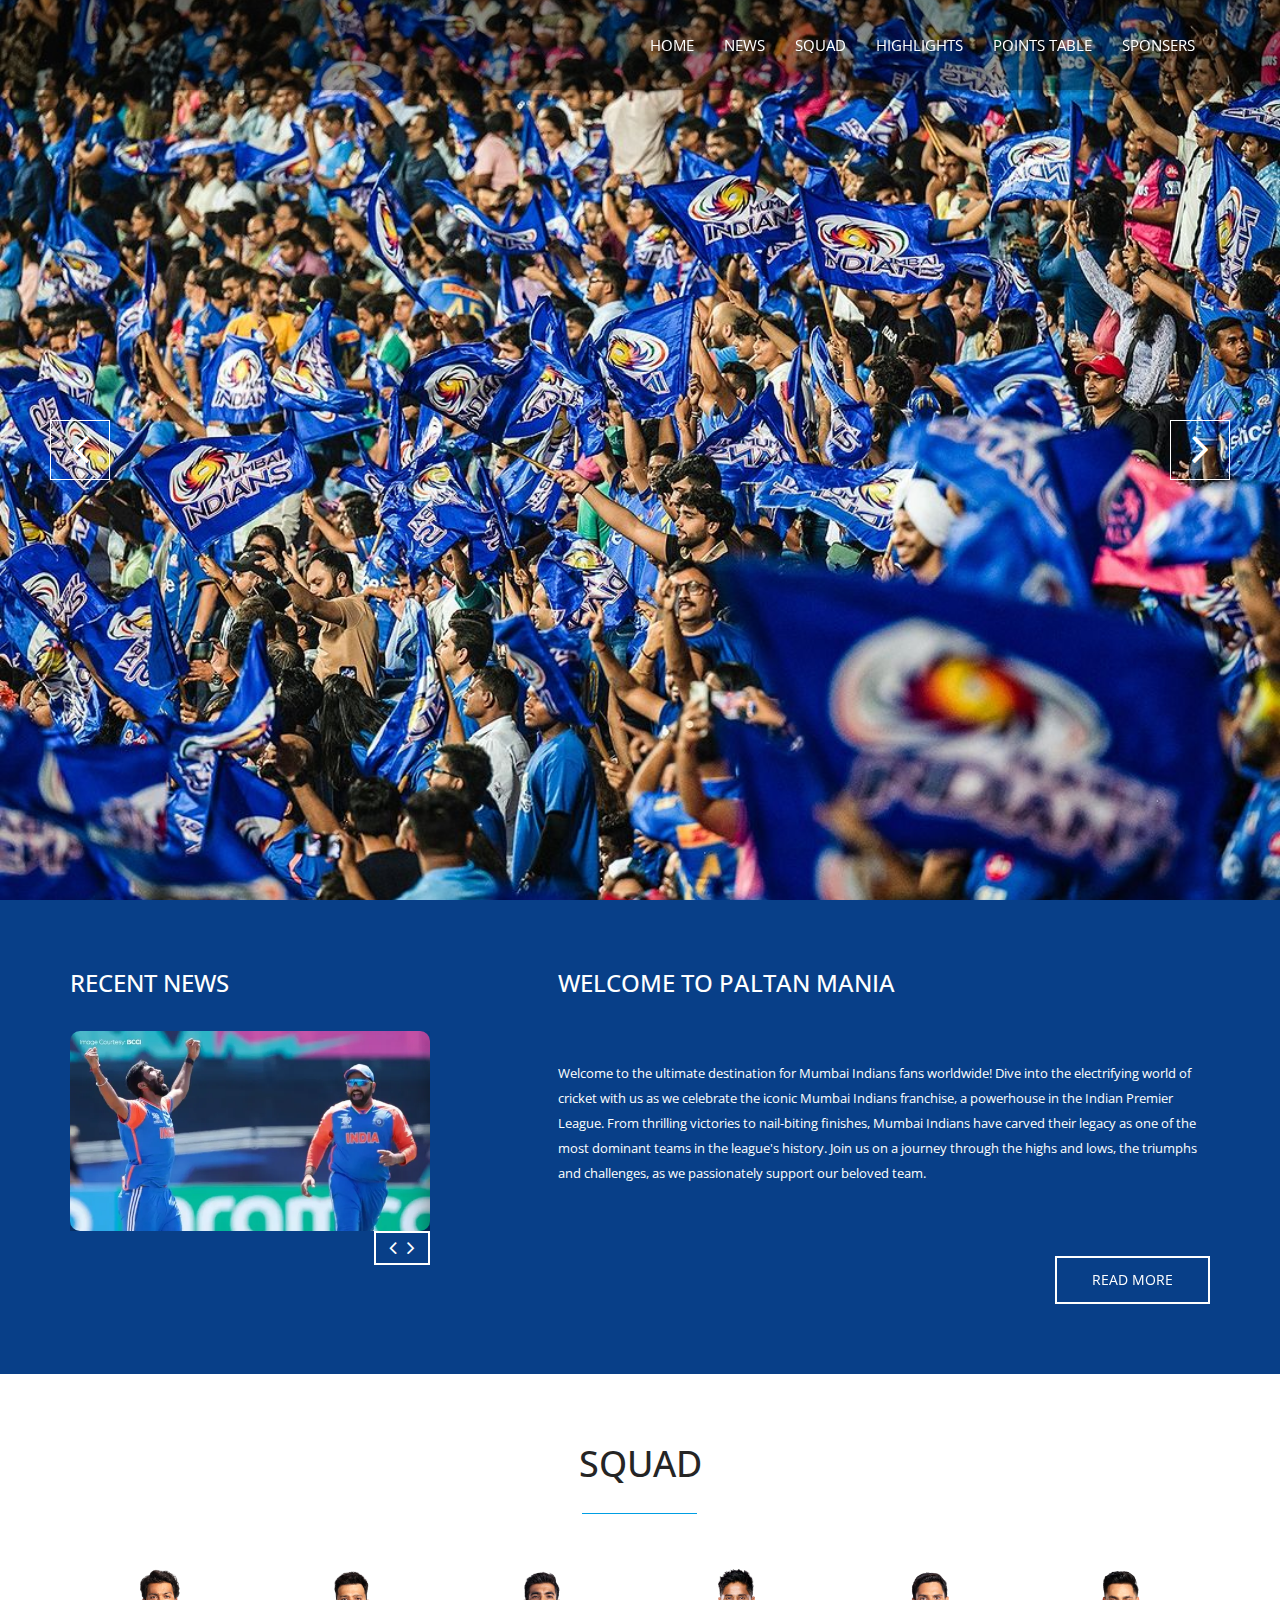
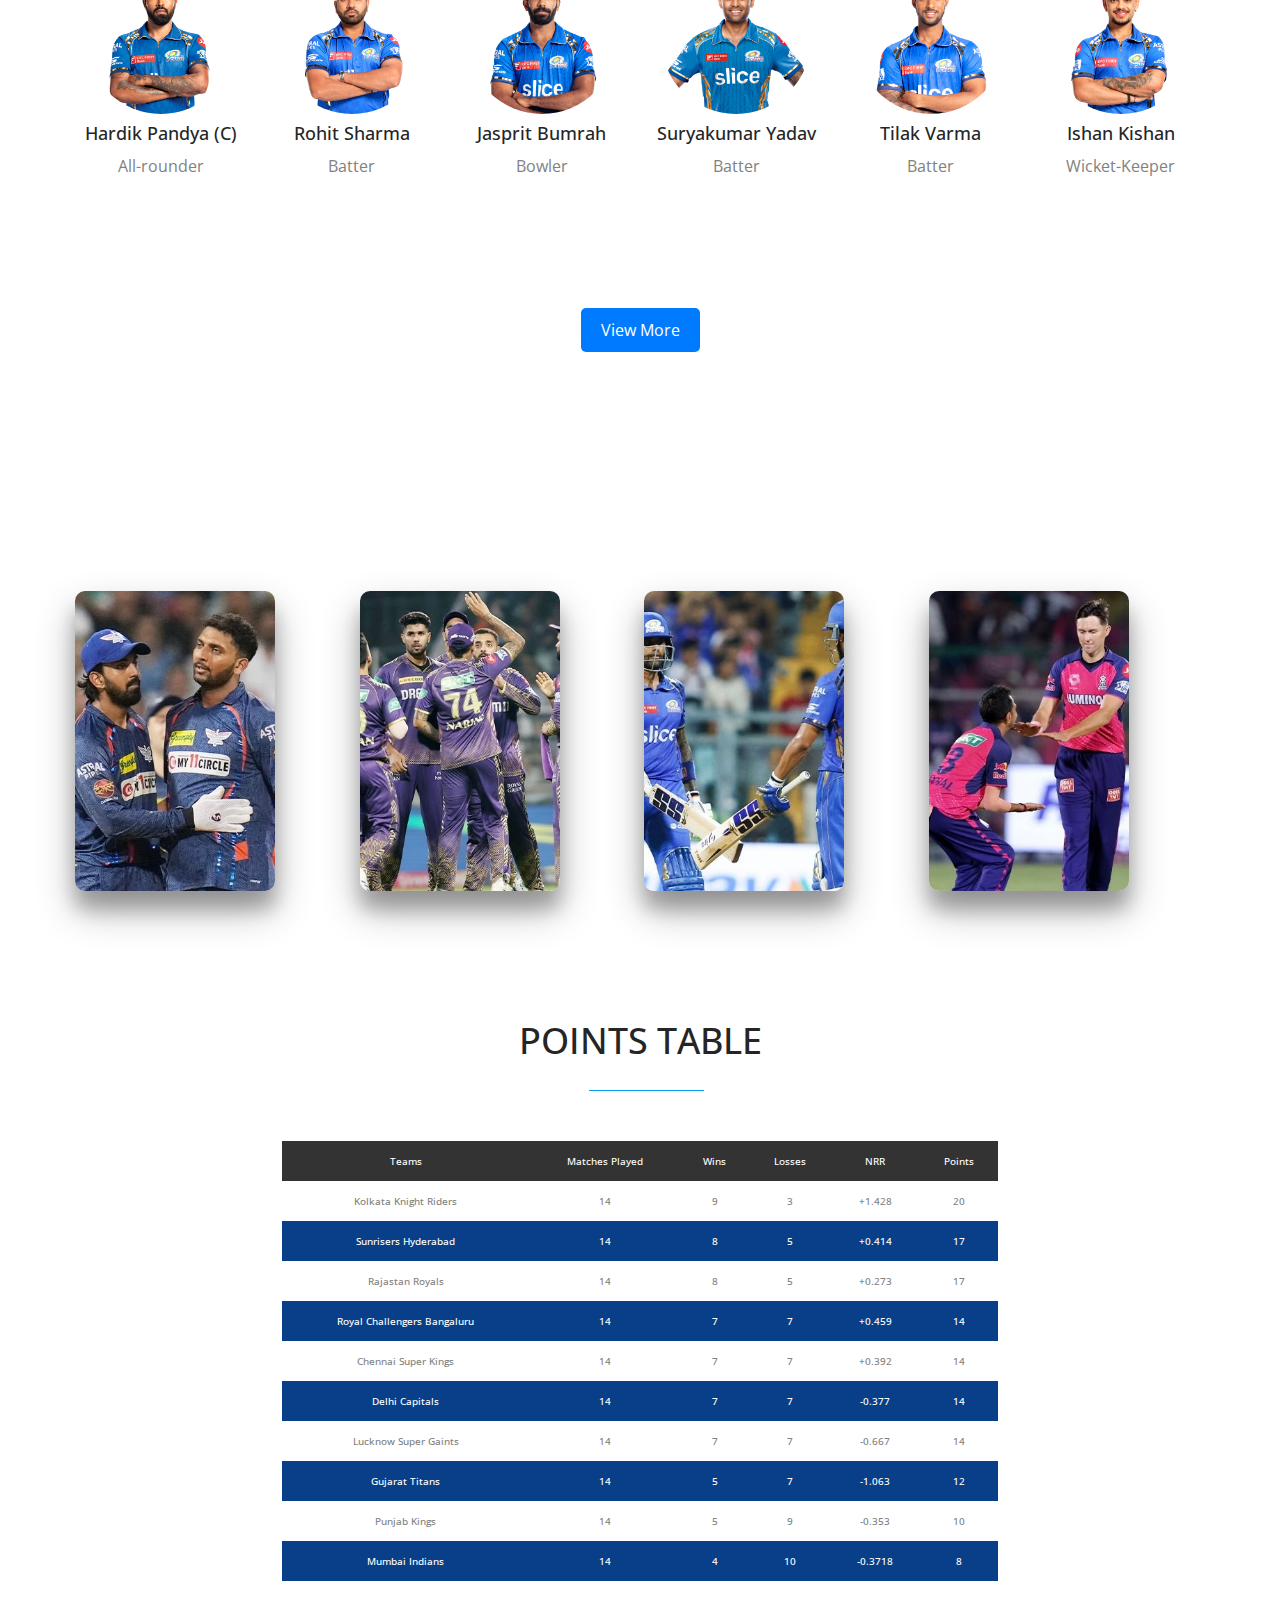
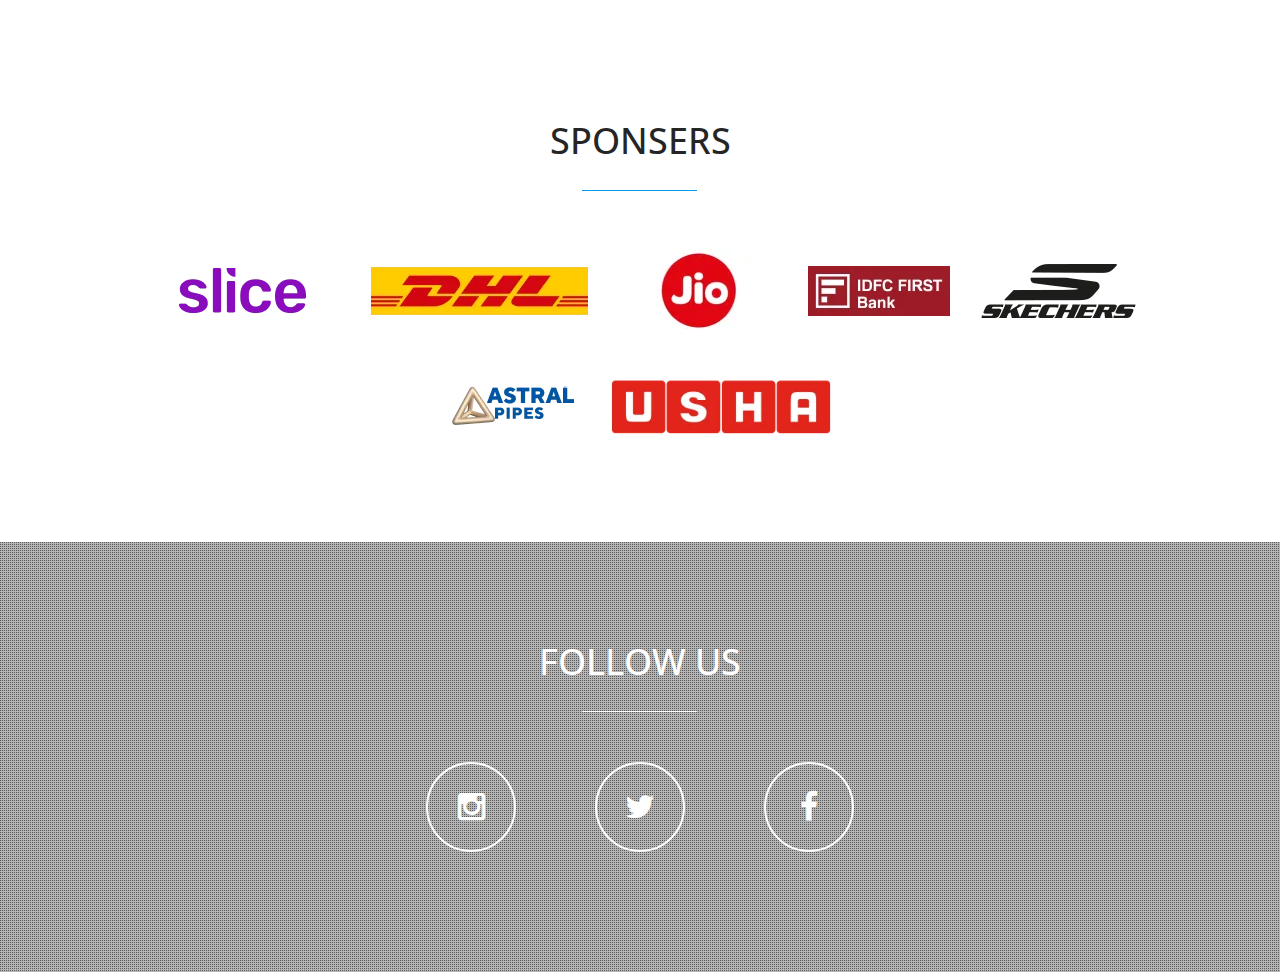
<file: index.html>
<!DOCTYPE html>
<!--[if lt IE 7]>      <html lang="en" class="no-js lt-ie9 lt-ie8 lt-ie7"> <![endif]-->
<!--[if IE 7]>         <html lang="en" class="no-js lt-ie9 lt-ie8"> <![endif]-->
<!--[if IE 8]>         <html lang="en" class="no-js lt-ie9"> <![endif]-->
<!--[if gt IE 8]><!--> <html lang="en" class="no-js"> <!--<![endif]-->
    <head>
    	<!-- meta character set -->
        <meta charset="utf-8">
		<!-- Always force latest IE rendering engine or request Chrome Frame -->
        <meta http-equiv="X-UA-Compatible" content="IE=edge,chrome=1">
        <title>MI Fanpage</title>
		<link href="img/Mumbai Indians/Players/mi-logo.svg" rel="icon">		
		<!-- Meta Description -->
        <meta name="description" content="Blue One Page Creative HTML5 Template">
        <meta name="keywords" content="one page, single page, onepage, responsive, parallax, creative, business, html5, css3, css3 animation">
        <meta name="author" content="Muhammad Morshed">
		
		<!-- Mobile Specific Meta -->
        <meta name="viewport" content="width=device-width, initial-scale=1">
		
		<!-- CSS
		================================================== -->
		<link rel="stylesheet" href="https://cdnjs.cloudflare.com/ajax/libs/font-awesome/5.15.3/css/all.min.css">

		<link href='http://fonts.googleapis.com/css?family=Open+Sans:400,300,700' rel='stylesheet' type='text/css'>
		
		<!-- Fontawesome Icon font -->
        <link rel="stylesheet" href="css/font-awesome.min.css">
		<!-- bootstrap.min -->
        <link rel="stylesheet" href="css/jquery.fancybox.css">
		<!-- bootstrap.min -->
        <link rel="stylesheet" href="css/bootstrap.min.css">
		<!-- bootstrap.min -->
        <link rel="stylesheet" href="css/owl.carousel.css">
		<!-- bootstrap.min -->
        <link rel="stylesheet" href="css/slit-slider.css">
		<!-- bootstrap.min -->
        <link rel="stylesheet" href="css/animate.css">
		<!-- Main Stylesheet -->
        <link rel="stylesheet" href="css/main.css">

		<!-- Modernizer Script for old Browsers -->
        <script src="js/modernizr-2.6.2.min.js"></script>

    </head>
	
    <body id="body">

		<!-- preloader -->
		<div id="preloader">
            <div class="loder-box">
            	<div class="battery"></div>
            </div>
		</div>
		<!-- end preloader -->

        <!--
        Fixed Navigation
        ==================================== -->
        <header id="navigation" class="navbar-inverse navbar-fixed-top animated-header">
            <div class="container">
                <div class="navbar-header">
                    <!-- responsive nav button -->
					<button type="button" class="navbar-toggle" data-toggle="collapse" data-target=".navbar-collapse">
						<span class="sr-only">Toggle navigation</span>
						<span class="icon-bar"></span>
						<span class="icon-bar"></span>
						<span class="icon-bar"></span>
                    </button>
					<!-- /responsive nav button -->
					
					<!-- logo -->
					<h1 class="navbar-brand">
						<a href="#body"></a>
					</h1>
					<!-- /logo -->
                </div>

				<!-- main nav -->
                <nav class="collapse navbar-collapse navbar-right" role="navigation">
                    <ul id="nav" class="nav navbar-nav">
                        <li><a href="#body">Home</a></li>
                        <li><a href="#about">News</a></li>
                        <li><a href="#service">Squad</a></li>
                        <li><a href="#testimonials">Highlights</a></li>
                        <li><a href="#price">points table</a></li>
                        <li><a href="#footer">Sponsers</a></li>
                    </ul>
                </nav>
				<!-- /main nav -->
				
            </div>
        </header>
        <!--
        End Fixed Navigation
        ==================================== -->
		
		<main class="site-content" role="main">
		
        <!--
        Home Slider
        ==================================== -->
		
		<section id="home-slider">
            <div id="slider" class="sl-slider-wrapper">

				<div class="sl-slider">
				
					<div class="sl-slide" data-orientation="horizontal" data-slice1-rotation="-25" data-slice2-rotation="-25" data-slice1-scale="2" data-slice2-scale="2">

						<div class="bg-img bg-img-1"></div>

						<div class="slide-caption">
                            <div class="caption-content">
                            </div>
                        </div>
						
					</div>
					
					<div class="sl-slide" data-orientation="vertical" data-slice1-rotation="10" data-slice2-rotation="-15" data-slice1-scale="1.5" data-slice2-scale="1.5">
					
						<div class="bg-img bg-img-2"></div>
						<div class="slide-caption">
                            <div class="caption-content">
                            </div>
                        </div>
						
					</div>
					
					<div class="sl-slide" data-orientation="horizontal" data-slice1-rotation="3" data-slice2-rotation="3" data-slice1-scale="2" data-slice2-scale="1">
						
						<div class="bg-img bg-img-3"></div>
						<div class="slide-caption">
                            <div class="caption-content">
                            </div>
                        </div>

					</div>

				</div><!-- /sl-slider -->

                <!-- 
                <nav id="nav-arrows" class="nav-arrows">
                    <span class="nav-arrow-prev">Previous</span>
                    <span class="nav-arrow-next">Next</span>
                </nav>
                -->
                
                <nav id="nav-arrows" class="nav-arrows hidden-xs hidden-sm visible-md visible-lg">
                    <a href="javascript:;" class="sl-prev">
                        <i class="fa fa-angle-left fa-3x"></i>
                    </a>
                    <a href="javascript:;" class="sl-next">
                        <i class="fa fa-angle-right fa-3x"></i>
                    </a>
                </nav>
                

				<nav id="nav-dots" class="nav-dots visible-xs visible-sm hidden-md hidden-lg">
					<span class="nav-dot-current"></span>
					<span></span>
					<span></span>
				</nav>

			</div><!-- /slider-wrapper -->
		</section>
		
        <!--
        End Home SliderEnd
        ==================================== -->
			
			<!-- about section -->
			<section id="about" >
				<div class="container">
					<div class="row">
						<div class="col-md-4 wow animated fadeInLeft">
							<div class="recent-works">
								<h3>Recent News</h3>
								<div id="works">
									<div class="work-item">
										<div class="card">
											<img src="img/icons/news1.webp"
												alt="img">
											<div class="card-content">
												<p>INDvsPAK report: Bumrah-strong India turn 8% win probability to 100% in a thriller</p>
												<a href="#">Read More</a>
											</div>
										</div>
									</div>
									<div class="work-item">
										<div class="card">
											<img src="img/icons/news2.webp"
												alt="img">
											<div class="card-content">
												<p>T2OWC 2024 | INDvsPAK: A spicy pitch, a spicy history, and a SPICY REUNION</p>
												<a href="#">Read More</a>
											</div>
										</div>
									</div>
									<div class="work-item">
										<div class="card">
											<img src="img/icons/news3.webp"
												alt="img">
											<div class="card-content">
												<p>INDIA vs PAKISTAN - Let's look at how the stats and numbers line up</p>
												<a href="#">Read More</a>
											</div>
										</div>
									</div>
								</div>
							</div>
						</div>
						<div class="col-md-7 col-md-offset-1 wow animated fadeInRight">
							<div class="welcome-block">
								<h3>Welcome To Paltan mania</h3>								
						     	 <div class="message-body">
						       		<p>Welcome to the ultimate destination for Mumbai Indians fans worldwide! Dive into the electrifying world of cricket with us as we celebrate the iconic Mumbai Indians franchise, a powerhouse in the Indian Premier League. From thrilling victories to nail-biting finishes, Mumbai Indians have carved their legacy as one of the most dominant teams in the league's history. Join us on a journey through the highs and lows, the triumphs and challenges, as we passionately support our beloved team. </p>
						     	 </div>
						       	<a href="#" class="btn btn-border btn-effect pull-right">Read More</a>
						    </div>
						</div>
					</div>
				</div>
			</section>
			<!-- end about section -->
			
			
			<!-- Service section -->
			
			<section id = "service">
				<div class="container">
				<div class="row">
				<div class="sec-title text-center">
				<h2 class="wow animated bounceInLeft">Squad</h2>
				<p class="wow animated bounceInRight"></p>
				</div>
				<div class="player_flex">
				<div class="player">
					<img src="img/Mumbai Indians/Hardik.png" alt="Player 2">
					<h4>Hardik Pandya (C)</h4>
					<span>All-rounder</span>
				</div>
				<div class="player">
					<img src="img/Mumbai Indians/Rohit.png" alt="Player 1">
					<h4>Rohit Sharma</h4>
					<span>Batter</span>
				</div>
				<div class="player">
					<img src="img/Mumbai Indians/Boom.png" alt="Player 2">
					<h4>Jasprit Bumrah</h4>
					<span>Bowler</span>
				</div>
				<div class="player">
					<img src="img/Mumbai Indians/SKY.png" alt="Player 2">
					<h4>Suryakumar Yadav</h4>
					<span>Batter</span>
				</div>
				<div class="player">
					<img src="img/Mumbai Indians/Tilak.png" alt="Player 2">
					<h4>Tilak Varma</h4>
					<span>Batter</span>
				</div>
				<div class="player">
					<img src="img/Mumbai Indians/Ishan.png" alt="Player 2">
					<h4>Ishan Kishan</h4>
					<span>Wicket-Keeper</span>
				</div>
				</div>
				</div>
				</div>
				
				<!-- Add more player divs as needed -->
			</section>
			<div class="ctr_btn">
				<button id="view-more-btn" onclick="viewMore()">View More</button>
			</div>
			
			<!-- end portfolio section -->
			
			<!-- Testimonial section -->
			<section id="testimonials" class="parallax">
				<div class="overlay">
					<div class="container">
						<div class="row">
						
							<div class="sec-title text-center white wow animated fadeInDown">
								<h2>Highlights</h2>
							</div>

							<main class="news-sections">
								<div class="cards">
									<img src="img/Mumbai Indians/lsg.jpg"
										alt="img">
								</div>
								
								<div class="cards">
									<img src="img/Mumbai Indians/kkr.jpg">
								</div>
								<div class="cards">
									<img src="img/Mumbai Indians/srh.jpg">
								</div>
								<div class="cards">
									<img src="img/Mumbai Indians/rr.jpg">
								</div>
								
							</main>
						</div>
					</div>
				</div>
			</section>
			<!-- end Testimonial section -->
			
			<!-- Price section -->
			<section id="price" class = "p-table">
				<div class="container">
					<div class="row">
					
						<div class="sec-title text-center wow animated fadeInDown">
							<h2>Points Table</h2>
							<p></p>
						</div>
						<div class="stats-table">
							<table class="custom-table">
								<tr>
									<th>Teams</th>
									<th>Matches Played</th>
									<th>Wins</th>
									<th>Losses</th>
									<th>NRR</th>
									<th>Points</th>
								</tr>
								<tr>
									<td>Kolkata Knight Riders</td>
									<td>14</td>
									<td>9</td>
									<td>3</td>
									<td>+1.428</td>
									<td>20</td>
								</tr>
								<tr>
									<td>Sunrisers Hyderabad</td>
									<td>14</td>
									<td>8</td>
									<td>5</td>
									<td>+0.414</td>
									<td>17</td>
								</tr>
								<tr>
									<td>Rajastan Royals</td>
									<td>14</td>
									<td>8</td>
									<td>5</td>
									<td>+0.273</td>
									<td>17</td>
								</tr>
								<tr>
									<td>Royal Challengers Bangaluru</td>
									<td>14</td>
									<td>7</td>
									<td>7</td>
									<td>+0.459</td>
									<td>14</td>
								</tr>
								<tr>
									<td>Chennai Super Kings</td>
									<td>14</td>
									<td>7</td>
									<td>7</td>
									<td>+0.392</td>
									<td>14</td>
								</tr>
								<tr>
									<td>Delhi Capitals</td>
									<td>14</td>
									<td>7</td>
									<td>7</td>
									<td>-0.377</td>
									<td>14</td>
								</tr>
								<tr>
									<td>Lucknow Super Gaints</td>
									<td>14</td>
									<td>7</td>
									<td>7</td>
									<td>-0.667</td>
									<td>14</td>
								</tr>
								<tr>
									<td>Gujarat Titans</td>
									<td>14</td>
									<td>5</td>
									<td>7</td>
									<td>-1.063</td>
									<td>12</td>
								</tr>
								<tr>
									<td>Punjab Kings</td>
									<td>14</td>
									<td>5</td>
									<td>9</td>
									<td>-0.353</td>
									<td>10</td>
								</tr>
								<tr>
									<td>Mumbai Indians</td>
									<td>14</td>
									<td>4</td>
									<td>10</td>
									<td>-0.3718</td>
									<td>8</td>
								</tr>
			
							</table>
						</div>
					</div>
				</div>
			</section>
			<!-- end Price section -->

			<section id = "footer" class="foot">
				<div class="container">
					<div class="row">
					
						<div class="sec-title text-center wow animated fadeInDown">
							<h2>Sponsers</h2>
							<p></p>
						</div>
						<div class="image-gallery">
							<img src="img/Mumbai Indians/Players/Slice.webp" alt="image 1">
							<img src="img/Mumbai Indians/Players/DHL.webp" alt="image 2">
							<img src="img/Mumbai Indians/Players/sponsors_red_jio.webp" alt="image 3">
							<img src="img/Mumbai Indians/Players/IDFC_bank_first.webp" alt="image 4">
							<img src="img/Mumbai Indians/Players/new_skechers.webp" alt="image 5">
							<img src="img/Mumbai Indians/Players/astral_pipes.webp" alt="image 6">
							<img src="img/Mumbai Indians/Players/USHA.webp" style="width: 20%;"  alt="image 7">
							
						</div>
					</div>
				</div>
	
			</section>
			
			<!-- Social section -->
			<section id="social" class="parallax">
				<div class="overlay">
					<div class="container">
						<div class="row">
						
							<div class="sec-title text-center white wow animated fadeInDown">
								<h2>FOLLOW us</h2>
								<p></p>
							</div>
							
							<ul class="social-button">
								<li class="wow animated zoomIn"><a href="#"><i class="fa fa-instagram fa-2x"></i></a></li>
								<li class="wow animated zoomIn" data-wow-delay="0.3s"><a href="#"><i class="fa fa-twitter fa-2x"></i></a></li>
								<li class="wow animated zoomIn" data-wow-delay="0.6s"><a href="#"><i class="fa fa-facebook fa-2x"></i></a></li>							
							</ul>
							
						</div>
					</div>
				</div>
			</section>
			<!-- end Social section -->
			
			<!-- Contact section -->
			
			<!-- end Contact section -->
		
		</main>
		
		
		
		<!-- Essential jQuery Plugins
		================================================== -->
		<!-- Main jQuery -->
        <script src="js/jquery-1.11.1.min.js"></script>
		<!-- Twitter Bootstrap -->
        <script src="js/bootstrap.min.js"></script>
		<!-- Single Page Nav -->
        <script src="js/jquery.singlePageNav.min.js"></script>
		<!-- jquery.fancybox.pack -->
        <script src="js/jquery.fancybox.pack.js"></script>
		<!-- Google Map API -->
		<script src="http://maps.google.com/maps/api/js?sensor=false"></script>
		<!-- Owl Carousel -->
        <script src="js/owl.carousel.min.js"></script>
        <!-- jquery easing -->
        <script src="js/jquery.easing.min.js"></script>
        <!-- Fullscreen slider -->
        <script src="js/jquery.slitslider.js"></script>
        <script src="js/jquery.ba-cond.min.js"></script>
		<!-- onscroll animation -->
        <script src="js/wow.min.js"></script>
		<!-- Custom Functions -->
        <script src="js/main.js"></script>
    </body>
</html>
</file>
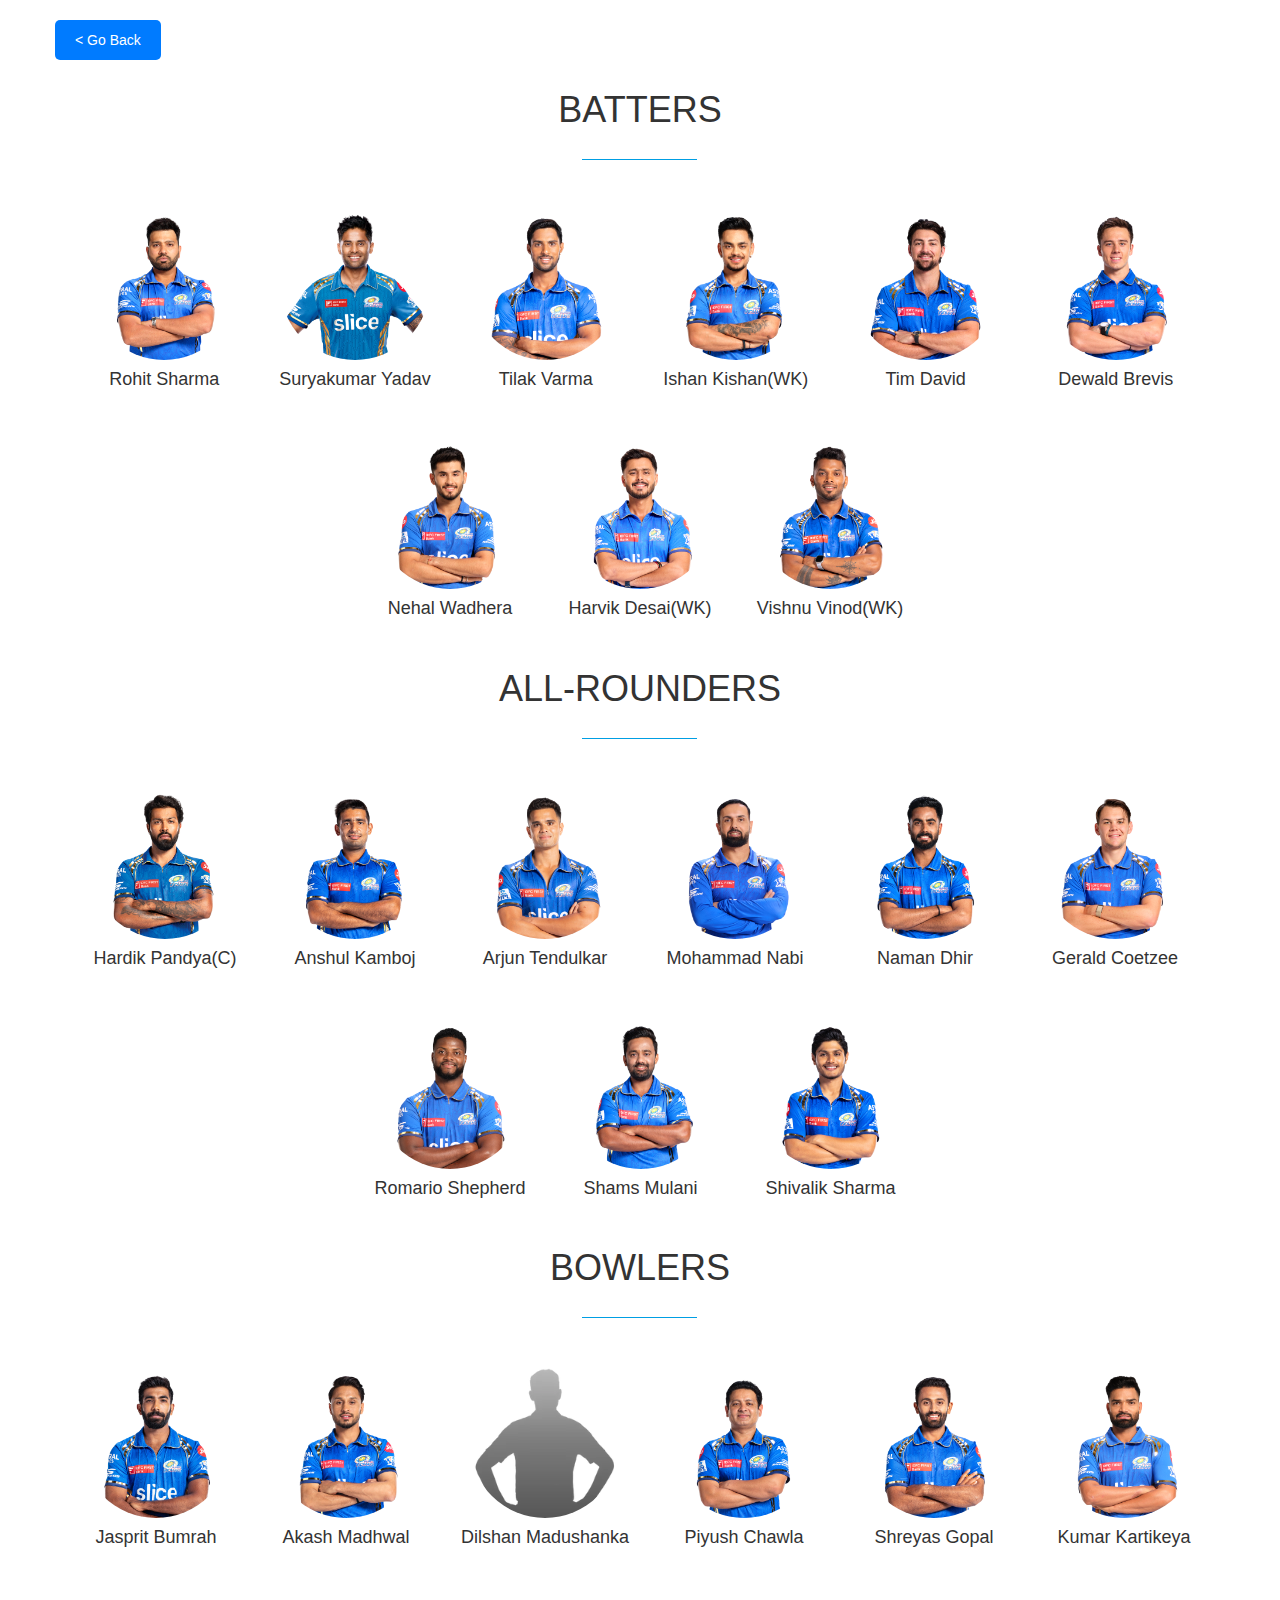
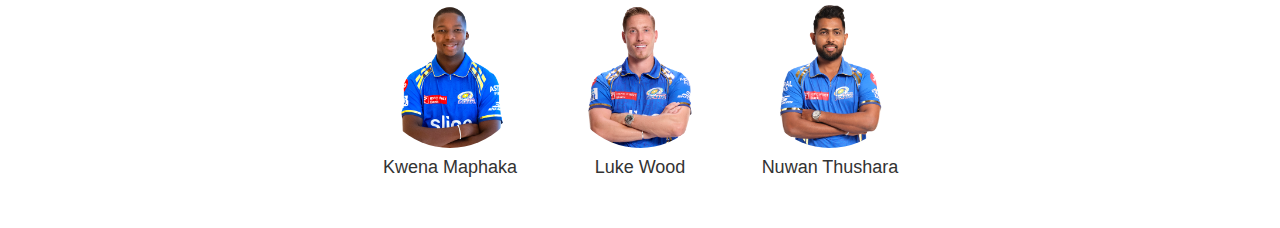
<file: players.html>
<!DOCTYPE html>
<html lang="en">
<head>
<meta charset="UTF-8">
<meta name="viewport" content="width=device-width, initial-scale=1.0">
<title>All Players</title>

<link rel="stylesheet" href="css/main.css">
<link href='http://fonts.googleapis.com/css?family=Open+Sans:400,300,700' rel='stylesheet' type='text/css'>
		
		<!-- Fontawesome Icon font -->
        <link rel="stylesheet" href="css/font-awesome.min.css">
		<!-- bootstrap.min -->
        <link rel="stylesheet" href="css/jquery.fancybox.css">
		<!-- bootstrap.min -->
        <link rel="stylesheet" href="css/bootstrap.min.css">
		<!-- bootstrap.min -->
        <link rel="stylesheet" href="css/owl.carousel.css">
		<!-- bootstrap.min -->
        <link rel="stylesheet" href="css/slit-slider.css">
		<!-- bootstrap.min -->
        <link rel="stylesheet" href="css/animate.css">


</head>
<body>
    <section id = "service">
        <div class="container">
        <div class="row">
            <div class="side_btn"><a href="#" id="go-back-btn" onclick="goBack()">< Go Back</a>
            </div>
        <div class="sec-title text-center">
        <h2 class="wow animated bounceInLeft" style="margin-top: 3rem;">Batters</h2>
        <p class="wow animated bounceInRight">
        </p>
        </div>
        <div class="player_flex">
        <div class="player">
            <img src="img/Mumbai Indians/Rohit.png" alt="Player 1">
            <h4>Rohit Sharma</h4>
        </div>
        <div class="player">
            <img src="img/Mumbai Indians/SKY.png" alt="Player 2">
            <h4>Suryakumar Yadav</h4>
        </div>
        <div class="player">
            <img src="img/Mumbai Indians/Tilak.png" alt="Player 2">
            <h4>Tilak Varma</h4>
        </div>
        <div class="player">
            <img src="img/Mumbai Indians/Ishan.png" alt="Player 2">
            <h4>Ishan Kishan(WK)</h4>
        </div>
        <div class="player">
            <img src="img/Mumbai Indians/T.David.png" alt="Player 2">
            <h4>Tim David</h4>
        </div>
        <div class="player">
            <img src="img/Mumbai Indians/DB.png" alt="Player 2">
            <h4>Dewald Brevis</h4>
        </div>
        <div class="player">
            <img src="img/Mumbai Indians/Nehal.png" alt="Player 2">
            <h4>Nehal Wadhera</h4>
        </div>
        <div class="player">
            <img src="img/Mumbai Indians/H.Desai.png" alt="Player 2">
            <h4>Harvik Desai(WK)</h4>
        </div>
        <div class="player">
            <img src="img/Mumbai Indians/V.Vinod.png" alt="Player 2">
            <h4>Vishnu Vinod(WK)</h4>
        </div>
        </div>
        </div>
        </div>
        
        <!-- Add more player divs as needed -->
    </section>

    <section id = "service">
        <div class="container">
        <div class="row">
        <div class="sec-title text-center">
        <h2 class="wow animated bounceInLeft">All-Rounders</h2>
        <p class="wow animated bounceInRight"></p>
        </div>
        <div class="player_flex">
        <div class="player">
            <img src="img/Mumbai Indians/Hardik.png" alt="Player 1">
            <h4>Hardik Pandya(C)</h4>
        </div>
        <div class="player">
            <img src="img/Mumbai Indians/A.Kamboj.png" alt="Player 2">
            <h4>Anshul Kamboj</h4>
        </div>
        <div class="player">
            <img src="img/Mumbai Indians/A.Tendulkar.png" alt="Player 2">
            <h4>Arjun Tendulkar</h4>
        </div>
        <div class="player">
            <img src="img/Mumbai Indians/Nabi.png" alt="Player 2">
            <h4>Mohammad Nabi</h4>
        </div>
        <div class="player">
            <img src="img/Mumbai Indians/Naman.png" alt="Player 2">
            <h4>Naman Dhir</h4>
        </div>
        <div class="player">
            <img src="img/Mumbai Indians/Coetzee.png" alt="Player 2">
            <h4>Gerald Coetzee</h4>
        </div>
        <div class="player">
            <img src="img/Mumbai Indians/R.Shepherd.png" alt="Player 2">
            <h4>Romario Shepherd</h4>
        </div>
        <div class="player">
            <img src="img/Mumbai Indians/S.Mulani.png" alt="Player 2">
            <h4>Shams Mulani</h4>
        </div>
        <div class="player">
            <img src="img/Mumbai Indians/Shivalik.png" alt="Player 2">
            <h4>Shivalik Sharma</h4>
        </div>
        </div>
        </div>
        </div>
        
        <!-- Add more player divs as needed -->
    </section>

    <section id = "service">
        <div class="container">
        <div class="row">
        <div class="sec-title text-center">
        <h2 class="wow animated bounceInLeft">Bowlers</h2>
        <p class="wow animated bounceInRight"></p>
        </div>
        <div class="player_flex">
        <div class="player">
            <img src="img/Mumbai Indians/Boom.png" alt="Player 1">
            <h4>Jasprit Bumrah</h4>
        </div>
        <div class="player">
            <img src="img/Mumbai Indians/A.Madhwal.png" alt="Player 2">
            <h4>Akash Madhwal</h4>
        </div>
        <div class="player">
            <img src="img/Mumbai Indians/D.Madushanka.webp" alt="Player 2">
            <h4>Dilshan Madushanka</h4>
        </div>
        <div class="player">
            <img src="img/Mumbai Indians/P.Chawla.png" alt="Player 2">
            <h4>Piyush Chawla</h4>
        </div>
        <div class="player">
            <img src="img/Mumbai Indians/S.Gopal.png" alt="Player 2">
            <h4>Shreyas Gopal</h4>
        </div>
        <div class="player">
            <img src="img/Mumbai Indians/K.Karthikeya.png" alt="Player 2">
            <h4>Kumar Kartikeya</h4>
        </div>
        <div class="player">
            <img src="img/Mumbai Indians/K.Maphaka.png" alt="Player 2">
            <h4>Kwena Maphaka</h4>
        </div>
        <div class="player">
            <img src="img/Mumbai Indians/L.Wood.png" alt="Player 2">
            <h4>Luke Wood</h4>
        </div>
        <div class="player">
            <img src="img/Mumbai Indians/N.Thusara.png" alt="Player 2">
            <h4>Nuwan Thushara</h4>
        </div>
        </div>
        </div>
        </div>
        
        <!-- Add more player divs as needed -->
    </section>

<script>
    function goBack() {
        window.history.back();
    }
</script>

</body>
</html>
</file>
<file: css/slit-slider.css>
.sl-slide, .sl-slides-wrapper, .sl-slide-inner {
	position: absolute;
	width: 100%;
	height: 100%;
	top: 0;
	left: 0;
}

.sl-slider-wrapper {
	width: 100%;
	height: 600px;
	overflow: hidden;
	position: relative;
}



.bg-img {
	background-position: center center;
	background-repeat: no-repeat;
	background-size: cover;
	height: 100%;
	width: 100%;
}

/* Custom navigation arrows */

.nav-arrows span {
	position: absolute;
	z-index: 2000;
	top: 50%;
	width: 40px;
	height: 40px;
	border: 8px solid #ddd;
	border: 8px solid rgba(150,150,150,0.4);
	text-indent: -90000px;
	margin-top: -40px;
	cursor: pointer;
	
	-webkit-transform: rotate(45deg);
	-moz-transform: rotate(45deg);
	-o-transform: rotate(45deg);
	-ms-transform: rotate(45deg);
	transform: rotate(45deg);
}

.nav-arrows span:hover {
	border-color: rgba(150,150,150,0.9);
}

.nav-arrows span.nav-arrow-prev {
	left: 5%;
	border-right: none;
	border-top: none;
}

.nav-arrows span.nav-arrow-next {
	right: 5%;
	border-left: none;
	border-bottom: none;
}

#nav-arrows > a {
  border: 1px solid #fff;
  color: #fff;
  display: block;
  height: 60px;
  line-height: 76px;
  position: absolute;
  text-align: center;
  top: 50%;
  width: 60px;
  z-index: 20;
  margin-top: -30px;

    -webkit-transition: all 0.5s ease 0s;
       -moz-transition: all 0.5s ease 0s;
        -ms-transition: all 0.5s ease 0s;
         -o-transition: all 0.5s ease 0s;
            transition: all 0.5s ease 0s;
}

#nav-arrows > a.sl-prev {
	left: 50px;
}

#nav-arrows > a.sl-next {
	right: 50px;
}

#nav-arrows > a.sl-next:hover {
	background-color: #009EE3;
	border-color: #009EE3;
	color: #fff;
}

/* Custom navigation dots */

.nav-dots {
	text-align: center;
	position: absolute;
	bottom: 2%;
	height: 30px;
	width: 100%;
	left: 0;
	z-index: 1000;
}

.nav-dots span {
	display: inline-block;
	position: relative;
	width: 16px;
	height: 16px;
	border-radius: 50%;
	margin: 3px;
	background: #ddd;
	background: rgba(150,150,150,0.4);
	cursor: pointer;
	box-shadow: 
		0 1px 1px rgba(255,255,255,0.4), 
		inset 0 1px 1px rgba(0,0,0,0.1);
}

.nav-dots span {
	background: rgba(150,150,150,0.1);
	margin: 6px;
	-webkit-transition: all 0.2s;
	-moz-transition: all 0.2s;
	-ms-transition: all 0.2s;
	-o-transition: all 0.2s;
	transition: all 0.2s;
	box-shadow: 
		0 1px 1px rgba(255,255,255,0.4), 
		inset 0 1px 1px rgba(0,0,0,0.1),
		0 0 0 2px rgba(255,255,255,0.5);
}

.nav-dots span.nav-dot-current,
.nav-dots span:hover {
	box-shadow: 
		0 1px 1px rgba(255,255,255,0.4), 
		inset 0 1px 1px rgba(0,0,0,0.1),
		0 0 0 5px rgba(255,255,255,0.5);
}

.nav-dots span.nav-dot-current:after {
	content: "";
	position: absolute;
	width: 10px;
	height: 10px;
	top: 3px;
	left: 3px;
	border-radius: 50%;
	background: rgba(255,255,255,0.8);
}

.bg-img-1 {
	background-image: url(../img/slider/Fans.JPG);
}
.bg-img-2 {
	background-image: url(../img/slider/RHB.JPG);
}
.bg-img-3 {
	background-image: url(../img/slider/Group.JPG);
}


/* Animations for content elements */

.sl-trans-elems .caption-content h2 {
	-webkit-animation: moveUp 1s ease-in-out both;
	-moz-animation: moveUp 1s ease-in-out both;
	-o-animation: moveUp 1s ease-in-out both;
	-ms-animation: moveUp 1s ease-in-out both;
	animation: moveUp 1s ease-in-out both;
}
.sl-trans-elems .caption-content span,
.sl-trans-elems .caption-content a {
	-webkit-animation: fadeIn 0.5s linear 0.5s both;
	-moz-animation: fadeIn 0.5s linear 0.5s both;
	-o-animation: fadeIn 0.5s linear 0.5s both;
	-ms-animation: fadeIn 0.5s linear 0.5s both;
	animation: fadeIn 0.5s linear 0.5s both;
}

.sl-trans-back-elems .caption-content h2 {
	-webkit-animation: fadeOut 1s ease-in-out both;
	-moz-animation: fadeOut 1s ease-in-out both;
	-o-animation: fadeOut 1s ease-in-out both;
	-ms-animation: fadeOut 1s ease-in-out both;
	animation: fadeOut 1s ease-in-out both;
}
.sl-trans-back-elems .caption-content span,,
.sl-trans-back-elems .caption-content a {
	-webkit-animation: fadeOut 1s linear both;
	-moz-animation: fadeOut 1s linear both;
	-o-animation: fadeOut 1s linear both;
	-ms-animation: fadeOut 1s linear both;
	animation: fadeOut 1s linear both;
}

@-webkit-keyframes moveUp{
	0% {-webkit-transform: translateY(40px);}
	100% {-webkit-transform: translateY(0px);}
}
@-moz-keyframes moveUp{
	0% {-moz-transform: translateY(40px);}
	100% {-moz-transform: translateY(0px);}
}
@-o-keyframes moveUp{
	0% {-o-transform: translateY(40px);}
	100% {-o-transform: translateY(0px);}
}
@-ms-keyframes moveUp{
	0% {-ms-transform: translateY(40px);}
	100% {-ms-transform: translateY(0px);}
}
@keyframes moveUp{
	0% {transform: translateY(40px);}
	100% {transform: translateY(0px);}
}

@-webkit-keyframes fadeIn{
	0% {opacity: 0;}
	100% {opacity: 1;}
}
@-moz-keyframes fadeIn{
	0% {opacity: 0;}
	100% {opacity: 1;}
}
@-o-keyframes fadeIn{
	0% {opacity: 0;}
	100% {opacity: 1;}
}
@-ms-keyframes fadeIn{
	0% {opacity: 0;}
	100% {opacity: 1;}
}
@keyframes fadeIn{
	0% {opacity: 0;}
	100% {opacity: 1;}
}

@-webkit-keyframes fadeOut{
	0% {opacity: 1;}
	100% {opacity: 0;}
}
@-moz-keyframes fadeOut{
	0% {opacity: 1;}
	100% {opacity: 0;}
}
@-o-keyframes fadeOut{
	0% {opacity: 1;}
	100% {opacity: 0;}
}
@-ms-keyframes fadeOut{
	0% {opacity: 1;}
	100% {opacity: 0;}
}
@keyframes fadeOut{
	0% {opacity: 1;}
	100% {opacity: 0;}
}
</file>
<file: css/main.css>
/**
*
* ---------------------------------------------------------------------------
*
* Template : Blue - A One-Page HTML Portfolio/Business Template
* Author : Muhammad Morshd
* Author URI : http://morsheds.com
*
* --------------------------------------------------------------------------- 
*
*/

/* =================================== */
/*	Basic Style 
/* =================================== */

body {
    background-color: #fff;
    font-family: 'Open Sans', sans-serif;
    line-height: 24px;
    font-size: 16px;
    color: #818181;
}

figure, p, address {
    margin: 0;
}

p {
    line-height: 25px;
}

iframe {
    border: 0;
}

a {
    -webkit-transition: all 0.3s ease-out 0s;
       -moz-transition: all 0.3s ease-out 0s;
        -ms-transition: all 0.3s ease-out 0s;
         -o-transition: all 0.3s ease-out 0s;
            transition: all 0.3s ease-out 0s;
}

a, a:hover, a:focus, .btn:focus {
    text-decoration: none;
    outline: none;
}

h1, h2, h3, h4, h5, h6,
.h1, .h2, .h3, .h4, .h5, .h6 {
    font-family: 'Open Sans', sans-serif;
    color: #252525;
}

main > section {
    padding: 70px 0;
}

.btn {
    border-radius: 0;
    border: 0;
    position: relative;
    text-transform: uppercase;
}

.btn-blue {
    background-color: rgba(0,158,227, 0.78);
    box-shadow: 0 -2px 0 rgba(0, 0, 0, 0.15) inset;
    padding: 15px 55px;
    color: #fff;
}

.btn-border {
    border: 2px solid #fff;
    color: #fff;
    padding: 12px 35px;
}

.bg-blue {
    background-color: #009EE3;
}

/* Sweep To Right */
.btn-effect {
	vertical-align: middle;
	box-shadow: 0 0 1px rgba(0, 0, 0, 0);
	position: relative;
	display: inline-block;

	-webkit-transform: translateZ(0);
	   -moz-transform: translateZ(0);
		-ms-transform: translateZ(0);
		 -o-transform: translateZ(0);
			transform: translateZ(0);
		  
	-webkit-backface-visibility: hidden;
	   -moz-backface-visibility: hidden;
			backface-visibility: hidden;
		  
	-webkit-transition-property: color;
	   -moz-transition-property: color;
		-ms-transition-property: color;
			transition-property: color;
		  
	-webkit-transition-duration: 0.3s;
	   -moz-transition-duration: 0.3s;
		-ms-transition-duration: 0.3s;
			transition-duration: 0.3s;
		  
	-moz-osx-font-smoothing: grayscale;
}

.btn-effect:before {
	content: "";
	position: absolute;
	z-index: -1;
	top: 0;
	left: 0;
	right: 0;
	bottom: 0;
	background: #fff;
	
	-webkit-transform: scaleX(0);
	   -moz-transform: scaleX(0);
		-ms-transform: scaleX(0);
			transform: scaleX(0);
			
	-webkit-transform-origin: 0 50%;
	   -moz-transform-origin: 0 50%;
		-ms-transform-origin: 0 50%;
			transform-origin: 0 50%;
			
	-webkit-transition-property: transform;
	   -moz-transition-property: transform;
		-ms-transition-property: transform;
			transition-property: transform;
			
	-webkit-transition-duration: 0.3s;
	   -moz-transition-duration: 0.3s;
		-ms-transition-duration: 0.3s;
			transition-duration: 0.3s;
			
	-webkit-transition-timing-function: ease-out;
	   -moz-transition-timing-function: ease-out;
		-ms-transition-timing-function: ease-out;
			transition-timing-function: ease-out;
}

.btn-effect:hover, .btn-effect:focus, .btn-effect:active {
	color: #009EE3;
}

.btn-effect:hover:before, .btn-effect:focus:before, .btn-effect:active:before {
	-webkit-transform: scaleX(1);
	   -moz-transform: scaleX(1);
	    -ms-transform: scaleX(1);
			transform: scaleX(1);
}

.sec-title {
    margin-bottom: 50px;
}

.sec-title.white {
    color: #fff;
}

.sec-title h2 {
    font-size: 36px;
    margin: 0 0 30px;
    padding-bottom: 30px;
    position: relative;
    text-transform: uppercase;
}

.sec-title.white h2 {
    color: #fff;
}

.sec-title h2:after {
    border-bottom: 1px solid #009ee3;
    content: "";
    display: block;
    left: 45%;
    bottom: 0;
    position: absolute;
    width: 115px;
}

.sec-title.white h2:after {
    border-bottom: 1px solid #fff;
}

.parallax {
    background-attachment: fixed;
    background-position: center top;
    background-repeat: no-repeat;
    background-size: cover;
}


/**
/*	Preloader
/* ==========================================*/

#preloader {
    background-color: #fff;
    position: fixed;
    width: 100%;
    height: 100%;
    z-index: 9999;
}

/*Battery*/
.loder-box {
  background-color: rgba(0, 0, 0, 0.02);
  border-radius: 1px;
  height: 100px;
  left: 50%;
  margin-left: -64px;
  margin-top: -50px;
  position: absolute;
  top: 50%;
  width: 128px;
}

.battery{
    width: 60px;
    height: 25px;
    top: 35%;
    border: 1px #2E2E2E solid;
    border-radius: 2px;
    position: relative;
    -webkit-animation: charge 5s linear infinite;
       -moz-animation: charge 5s linear infinite;
            animation: charge 5s linear infinite;
    margin: 0 auto;
}

.battery:after {
  background-color: #2E2E2E;
  border-radius: 0 1px 1px 0;
  content: "";
  height: 10px;
  position: absolute;
  right: -5px;
  top: 7px;
  width: 3px;
}

@-webkit-keyframes charge{
    0%{box-shadow: inset 0px 0px 0px #2E2E2E;}
    100%{box-shadow: inset 60px 0px 0px #2E2E2E;}
}

@-moz-keyframes charge{
    0%{box-shadow: inset 0px 0px 0px #2E2E2E;}
    100%{box-shadow: inset 60px 0px 0px #2E2E2E;}
}

@keyframes charge{
    0%{box-shadow: inset 0px 0px 0px #2E2E2E;}
    100%{box-shadow: inset 60px 0px 0px #2E2E2E;}
}





/**
/*	Header
/* ==========================================*/

#navigation {
    -webkit-transition: all 0.8s ease 0s;
       -moz-transition: all 0.8s ease 0s;
        -ms-transition: all 0.8s ease 0s;
         -o-transition: all 0.8s ease 0s;
            transition: all 0.8s ease 0s;

    background-color: rgba(0,0,0,.4);
    box-shadow: 0 1px 4px rgba(0, 0, 0, 0.3);
    padding: 5px 0;
}

#navigation.animated-header {
    padding: 20px 0;
}

h1.navbar-brand {
    font-size: 20px;
    font-weight: 700;
    margin: 0;
    text-transform: uppercase;
}

.navbar-inverse .navbar-nav > li > a {
    color: #fff;
    font-size: 15px;
    text-transform: uppercase;
}


/*=================================================================
	Home Slider
==================================================================*/


#home-slider {
    position: relative;
    padding: 0;
}

.sl-slider-wrapper {
    width: 100%;
    margin: 0 auto;
    position: relative;
    overflow: hidden;
}

.sl-slider {
    position: absolute;
    top: 0;
    left: 0;
}

/* Slide wrapper and slides */

.sl-slide,
.sl-slides-wrapper,
.sl-slide-inner {
    position: absolute;
    width: 100%;
    height: 100%;
    top: 0;
    left: 0;
} 

.sl-slide {
    z-index: 1;
}

.slide-caption {
    color: #fff;
    display: table;
    height: 100%;
    left: 0;
    min-height: 100%;
    position: absolute;
    text-align: center;
    top: 0;
    width: 100%;
    z-index: 11;
}

.slide-caption .caption-content {
    vertical-align: middle;
    display: table-cell;
}

.caption-content h2 {
    color: #fff;
    font-size: 52px;
    font-weight: 400;
    margin-bottom: 25px;
    text-transform: uppercase;
}

.caption-content > span {
    display: block;
    font-size: 24px;
    margin-bottom: 45px;
    text-transform: capitalize;
}

.caption-content p {
    font-size: 29px;
    margin-bottom: 65px;
}

/* The duplicate parts/slices */

.sl-content-slice {
    overflow: hidden;
    position: absolute;
    -webkit-box-sizing: content-box;
    -moz-box-sizing: content-box;
    box-sizing: content-box;
    background: #fff;
    -webkit-backface-visibility: hidden;
    -moz-backface-visibility: hidden;
    -o-backface-visibility: hidden;
    -ms-backface-visibility: hidden;
    backface-visibility: hidden;
    opacity : 1;
}

/* Horizontal slice */

.sl-slide-horizontal .sl-content-slice {
    width: 100%;
    height: 50%;
    left: -200px;
    -webkit-transform: translateY(0%) scale(1);
    -moz-transform: translateY(0%) scale(1);
    -o-transform: translateY(0%) scale(1);
    -ms-transform: translateY(0%) scale(1);
    transform: translateY(0%) scale(1);
}

.sl-slide-horizontal .sl-content-slice:first-child {
    top: -200px;
    padding: 200px 200px 0px 200px;
}

.sl-slide-horizontal .sl-content-slice:nth-child(2) {
    top: 50%;
    padding: 0px 200px 200px 200px;
}

/* Vertical slice */

.sl-slide-vertical .sl-content-slice {
    width: 50%;
    height: 100%;
    top: -200px;
    -webkit-transform: translateX(0%) scale(1);
    -moz-transform: translateX(0%) scale(1);
    -o-transform: translateX(0%) scale(1);
    -ms-transform: translateX(0%) scale(1);
    transform: translateX(0%) scale(1);
}

.sl-slide-vertical .sl-content-slice:first-child {
    left: -200px;
    padding: 200px 0px 200px 200px;
}

.sl-slide-vertical .sl-content-slice:nth-child(2) {
    left: 50%;
    padding: 200px 200px 200px 0px;
}

/* Content wrapper */
/* Width and height is set dynamically */
.sl-content-wrapper {
    position: absolute;
}

.sl-content {
    width: 100%;
    height: 100%;
}

/* Default styles for background colors

.btn-effect:after {
    width: 0%;
    height: 100%;
    top: 0;
    left: 0;
    background: #fff;
    content: "";
    position: absolute;
    z-index: -1;

    -webkit-transition: all 0.3s ease-out 0s;
       -moz-transition: all 0.3s ease-out 0s;
        -ms-transition: all 0.3s ease-out 0s;
         -o-transition: all 0.3s ease-out 0s;
            transition: all 0.3s ease-out 0s;
}

.btn-effect:hover,
.btn-effect:active {
    color: #0e83cd;
}

.btn-effect:hover:after,
.btn-effect:active:after {
    width: 100%;
} */


/* Project laughtbox setup */

.fancybox-item.fancybox-close {
    background: url("../img/icons/close.png") no-repeat scroll 0 0 transparent;
    height: 50px;
    right: 0;
    top: 0;
    width: 50px;
}

.fancybox-next span {
    background: url("../img/right.png") no-repeat scroll center center #009ee3;
    height: 50px;
    width: 50px;
    right: 0;
}

.fancybox-prev span {
    background: url("../img/left.png") no-repeat scroll center center #009ee3;
    height: 50px;
    width: 50px;
    left: 0;
}

/*=================================================================
	About
==================================================================*/

#about {
    background-color: #083f88;
    color: #fff;
}

#about h3 {
    color: #fff;
    margin: 0 0 35px;
    text-transform: uppercase;
}

#about .welcome-block h3 {
    margin: 0 0 65px;
}

#about .welcome-block img {
    border: 3px solid #fff;
    border-radius: 50%;
    margin-right: 35px;
    max-width: 100px;
}

#about .message-body {
    font-size: 13px;
    line-height: 20px;
    margin-bottom: 70px;
}

.owl-buttons {
    border: 2px solid #fff;
    display: inline-block;
    float: right;
    padding: 1px 8px 5px;
}

.owl-buttons > div {
    display: inline-block;
    padding: 0 5px;
}

.welcome-message {
    padding: 0 50px;
}

.welcome-message img {
    display: block;
    height: auto;
    max-width: 100px;
    float: left;
}

.welcome-message p {
    font-size: 13px;
    margin-left: 135px;
}

.news-section {
    min-height: 100vh;
    min-width: 100vw;
    display: grid;
    grid-template-columns: repeat(auto-fit, minmax(250px, 1fr));  
    padding: 20px;
    gap: 0.8rem;
}

.news-sections {
    display: grid;
    grid-template-columns: repeat(auto-fit, minmax(250px, 1fr));  
    padding: 20px;
    gap: 0.8rem;
}
.card {
    width: 1;
    height: 20rem;
    overflow: hidden;
    position: relative;
    cursor: pointer;
    border-radius: 10px;
    box-shadow: rgba(0, 0, 0, 0.3) 0px 19px 38px,
      rgba(0, 0, 0, 0.22) 0px 18px 18px;
  }
  .cards {
    width: 20rem;
    height: 30rem;
    overflow: hidden;
    position: relative;
    cursor: pointer;
    border-radius: 10px;
    box-shadow: rgba(0, 0, 0, 0.3) 0px 19px 38px,
      rgba(0, 0, 0, 0.22) 0px 18px 18px;
  }
  .card img {
    height: 100%;
    width: 100%;
    position: absolute;
    object-fit: cover;
  }
  .cards img {
    height: 100%;
    width: 100%;
    position: absolute;
    object-fit: cover;
  }
  .card-content {
    position: absolute;
    bottom: -140px;
    padding: 10px;
    background-color: #fff;
  }
  .card-content h3 {
    font-size: 13px;
    color: white
  }
  .card-content p {
    color: black;
    font-size: 12px;
    max-height: 0;
    overflow: hidden;
  }
  .card:hover .card-content {
    bottom: 0;
  }
  
  .card:hover .card-content p {
    max-height: 100px;
  }
  .card-content a {
    text-decoration: none;
  }
  .card-content a:hover {
    text-decoration: underline;
  }

/*=================================================================
	Services
==================================================================*/

.player-container {
    flex-wrap: wrap;
    justify-content: center;
}
.player_flex{
    flex-wrap: wrap;
    display: flex;
    justify-content: center;
    margin-bottom: 2rem;
    margin-top: -2rem;
}
.player {
    text-align: center;
    margin: 20px;
}
.player img {
    width: 150px;
    height: 150px;
    border-radius: 50%;
    object-fit: cover;
}
.player span {
    display: block;
    margin-top: 10px;
}
#view-more-btn {
    margin-top: 20px;
    padding: 10px 20px;
    background-color: #007bff;
    color: white;
    border: none;
    border-radius: 5px;
    cursor: pointer;
}
#go-back-btn {
    margin-top: 20px;
    padding: 10px 20px;
    background-color: #007bff;
    color: white;
    border: none;
    border-radius: 5px;
    cursor: pointer;
    text-decoration: none; /* Remove default link underline */
    display: inline-block; /* Ensure the button displays as block element */
}
.ctr_btn{
    text-align: center;
    justify-content: center;
    align-items: center;
    margin-bottom: 3rem;
}

.service-icon {
    border: 3px solid transparent;
    display: inline-block;
    height: 85px;
    width: 85px;
    line-height: 101px;

    -webkit-transform: rotate(47deg);
       -moz-transform: rotate(47deg);
        -ms-transform: rotate(47deg);
         -o-transform: rotate(47deg);
            transform: rotate(47deg);

    -webkit-transition: all 0.3s ease 0s;
       -moz-transition: all 0.3s ease 0s;
        -ms-transition: all 0.3s ease 0s;
         -o-transition: all 0.3s ease 0s;
            transition: all 0.3s ease 0s;
}

.service-item:hover .service-icon {
    border: 3px solid #009ee3;
    margin-bottom: 20px;
    color: #009ee3;
}

.service-icon i {
    -webkit-transform: rotate(-48deg);
       -moz-transform: rotate(-48deg);
        -ms-transform: rotate(-48deg);
         -o-transform: rotate(-48deg);
            transform: rotate(-48deg);
}

.service-item h3 {
    font-size: 20px;
    text-transform: uppercase;
}

/*=================================================================
	Portfolio
==================================================================*/

table,
tr,
td,
th {
  border-collapse: collapse;
  padding: 10px;
  text-align: center;
  font-size: 1rem;
  font-weight: 500;
  line-height: 2rem;
}


.image-container {
    width: 400px; /* Set width of the division */
    height: 700px; /* Set height of the division */
    border: 1px solid #ccc; /* Add border for visualization */
    overflow: hidden; /* Hide any overflow content */
}

.image-container img {
    width: 100%; /* Make the image fill the division horizontally */
    height: auto; /* Maintain aspect ratio */
}

.cntr-img{
    justify-content: center;
    align-items: center;
    text-align: center;
}
  

.project-wrapper {
    margin: 0;
    padding: 0;
    list-style: none;
    text-align: center;
}

.project-wrapper li {
    display: inline-block;
}

.portfolio-item {
    cursor: pointer;
    margin: 0 1% 1% 0;
    overflow: hidden;
    position: relative;
    width: 32%;
}

figcaption.mask {
    background-color: rgba(54, 55, 50, 0.79);
    bottom: -126px;
    color: #fff;
    padding: 25px;
    position: absolute;
    width: 100%;
    text-align: left;
    
    -webkit-transition: all 0.4s ease 0s;
       -moz-transition: all 0.4s ease 0s;
        -ms-transition: all 0.4s ease 0s;
         -o-transition: all 0.4s ease 0s;
            transition: all 0.4s ease 0s;
}

.portfolio-item:hover figcaption.mask {
    bottom: 0;
}

figcaption.mask h3 {
    margin: 0;
    color: #fff;
}

ul.external {
    list-style: outside none none;
    margin: 0;
    padding: 0;
    position: absolute;
    right: 0;
    top: -47px;
    
    -webkit-transition: all 0.4s ease 0s;
       -moz-transition: all 0.4s ease 0s;
        -ms-transition: all 0.4s ease 0s;
         -o-transition: all 0.4s ease 0s;
            transition: all 0.4s ease 0s;
}

ul.external li {
    display: inline-block;
}

ul.external li a {
    background-color: rgba(255, 255, 255, 0.9);
    color: #818181;
    display: block;
    padding: 10px 18px 13px;
    
    -webkit-transition: all 0.5s ease 0s;
       -moz-transition: all 0.5s ease 0s;
        -ms-transition: all 0.5s ease 0s;
         -o-transition: all 0.5s ease 0s;
            transition: all 0.5s ease 0s;
}

ul.external li a:hover {
    background-color: #009EE3;
    color: #fff;
}

.portfolio-item:hover ul.external {
    top: 0;
}

.fancybox-skin {
    border-radius: 0;
}

.fancybox-title.fancybox-title-inside-wrap {
    padding: 15px;
}

.fancybox-title h3 {
    margin: 0 0 15px;
}

.fancybox-title p {
    color: #818181;
    font-size: 16px;
    line-height: 22px;
}

.fancybox-title-inside-wrap {
    padding-top: 0;
}

/*=================================================================
	Testimonials
==================================================================*/


#testimonials {
    background-image: url(../img/parallax/mitv-bg.webp);
    padding: 0;
    color: #fff;
}

#testimonials .sec-title h2:after {
    border-bottom: 1px solid #fff;
}

#testimonials .overlay {
    padding: 70px 0 40px;
}

.testimonial-item {
    margin: 0 auto;
    padding-bottom: 50px;
    width: 64%;
}

.testimonial-item img {
    border: 3px solid #fff;
    border-radius: 50%;
    display: inline-block;
    height: auto;
    max-width: 100px;
}

.testimonial-item > div {
    line-height: 30px;
    position: relative;
}

.testimonial-item > div:before {
    background-image: url("../img/icons/quotes.png");
    background-repeat: no-repeat;
    bottom: 127px;
    height: 33px;
    left: -35px;
    position: absolute;
    width: 45px;
}

.testimonial-item > div:after {
    background-image: url("../img/icons/quotes.png");
    background-position: -58px 0;
    background-repeat: no-repeat;
    bottom: -50px;
    height: 33px;
    position: absolute;
    right: 0;
    width: 45px;
}

.testimonial-item > div > span {
    display: inline-block;
    font-weight: 700;
    margin: 40px 0 30px;
    text-transform: uppercase;
}

#testimonials .owl-controls.clickable {
    margin-top: 20px;
    text-align: center;
}

#testimonials .owl-buttons {
    border: 2px solid #fff;
    float: inherit;
}

#testimonials .owl-prev:hover,
#testimonials .owl-next:hover {
    color: #fff;
}

.price-table {
    border: 1px solid #e3e3e3;
}

.price-table.featured {
    -webkit-box-shadow: 0 4px 5px rgba(0,0,0,0.19);
       -moz-box-shadow: 0 4px 5px rgba(0,0,0,0.19);
            box-shadow: 0 4px 5px rgba(0,0,0,0.19);
}

.price-table > span {
    color: #252525;
    display: block;
    font-size: 24px;
    padding: 30px 0;
    text-transform: uppercase;
}

.price-table .value {
    background-color: #f8f8f8;
    color: #727272;
    padding: 20px 0;

    -webkit-transition: all 0.7s ease 0s;
       -moz-transition: all 0.7s ease 0s;
        -ms-transition: all 0.7s ease 0s;
         -o-transition: all 0.7s ease 0s;
            transition: all 0.7s ease 0s;
}

.price-table.featured .value {
    background-color: #009EE3;
    color: #fff;
}

.price-table .value span {
    display: inline-block;
}

.price-table .value span:first-child {
    font-size: 32px;
    line-height: 32px;
}

.price-table .value span:nth-child(2) {
    font-size: 65px;
    line-height: 65px;
    margin-bottom: 25px;
}

.price-table .value span:last-child {
    font-size: 16px;
}

.price-table ul {
    margin: 0;
    padding: 0;
    list-style: none;
    text-align: center;
}

.price-table ul li {
    border-top: 1px solid #e3e3e3;
    display: block;
    padding: 25px 0;

    -webkit-transition: all 0.7s ease 0s;
       -moz-transition: all 0.7s ease 0s;
        -ms-transition: all 0.7s ease 0s;
         -o-transition: all 0.7s ease 0s;
            transition: all 0.7s ease 0s;
}

.price-table ul li a {
    display: block;
    text-transform: uppercase;
}

.price-table.featured ul li:last-child,
.price-table ul li:last-child:hover {
    background-color: #009EE3;
}

.price-table.featured ul li:last-child a,
.price-table ul li:last-child:hover a {
    color: #fff;
}


/*=================================================================
	Price
==================================================================*/
.p-table .container {
    padding-right: 15px;
    padding-left: 15px;
    margin-right: auto;
    margin-left: auto;
    width: 80%;
    margin: 0 auto;
}

.custom-table {
    width:70%;
    border-collapse: collapse;
}

.stats-table {
    display: flex;
    justify-content: center;
    align-items: center;
}
  
th {
    background-color: #333;
    color: #fff;
}
  
tr:nth-child(odd) {
    background-color: #083f88;
    color: #fff;
}

#social {
    background-image: url(../img/slider/mitv-bg.webp);
    padding: 0;
}

#social .overlay {
    background: url("../img/slide_bg.png") repeat scroll 0 0 transparent;
    padding: 100px 0 120px;
}

.social-button {
    margin: 0;
    padding: 0;
    list-style: none;
    text-align: center;
}

.social-button li {
    display: inline-block;
}

.social-button li:nth-child(2) {
    margin: 0 75px;
}

.social-button li a {
    border: 2px solid #fff;
    border-radius: 50%;
    color: #fff;
    display: block;
    height: 90px;
    line-height: 96px;
    width: 90px;
    
    -webkit-transition: all 0.2s ease 0s;
       -moz-transition: all 0.2s ease 0s;
        -ms-transition: all 0.2s ease 0s;
         -o-transition: all 0.2s ease 0s;
            transition: all 0.2s ease 0s;
}

.social-button li a:hover {
    color: #008ECC;
    border: 2px solid #008ECC;
}


/*=================================================================
	Contact
==================================================================*/

.input-field {
    margin-bottom: 10px;
}

.form-control {
    border: 1px solid #ececec;
    border-radius: 0;
    box-shadow: none;
    color: #818181;
    font-size: 16px;
    height: 50px;
}

textarea.form-control {
    width: 100%;
    height: 165px;
}

#submit:hover {
  color: #fff;
}

#submit:before {
  background-color: #0A85BB;
}

#submit.btn-effect:after {
  background: #2E2E2E;
}

.contact-details h3 {
    border-bottom: 1px solid #008ecc;
    font-weight: 700;
    margin-bottom: 15px;
    padding-bottom: 15px;
    text-transform: uppercase;
}

.contact-details p {
    line-height: 30px;
}

.contact-details p i {
    margin-right: 10px;
}

.contact-details span {
    display: block;
    margin-left: 24px;
}


/*============================================================
	Google Maps
==============================================================*/

#google-map {
    padding: 0;
}

#map-canvas {
    width: 100%;
    height: 300px;
}


/*============================================================
	Footer
==============================================================*/

.sponsors {
    display: flex;
    justify-content: space-around;
    margin-bottom: 30px;
    border-bottom: 2px solid #ffff;
}

.image-gallery {
    display: flex;
    justify-content: center; /* Align items horizontally */
    align-items: center; /* Align items vertically */
    flex-wrap: wrap; /* Allow items to wrap to the next line */
}
  
.image-gallery img {
   max-width: 100%; /* Ensure images don't exceed the container width */
   margin: 0 10px; /* Add some space between images */
}
  
@media (max-width: 768px) {
    .image-gallery img {
      margin: 10px 0; /* Adjust margin for smaller screens */
    }
}
.subscribe-form {
    position: relative;
}

.subscribe.form-control {
    background-color: transparent;
    border: 1px solid #7f7f7f;
}

.subscribe.form-control:focus {
    -webkit-box-shadow: none;
       -moz-box-shadow: none;
            box-shadow: none;
}

.submit-icon {
    background-color: #7f7f7f;
    border: 0 none;
    border-radius: 0;
    color: #c1c1c1;
    padding: 13px 20px;
    position: absolute;
    overflow: hidden;
    right: 0;
    top: 0;
}

.submit-icon .fa-paper-plane {
    position: relative;
    top: 0;
    
    -webkit-transform: translateX(0);
       -moz-transform: translateX(0);
        -ms-transform: translateX(0);
         -o-transform: translateX(0);
            transform: translateX(0);

    -webkit-transition: all 0.3s ease 0.2s;
       -moz-transition: all 0.3s ease 0.2s;
        -ms-transition: all 0.3s ease 0.2s;
         -o-transition: all 0.3s ease 0.2s;
            transition: all 0.3s ease 0.2s;
}

.submit-icon:hover .fa-paper-plane {
    position: relative;
    top: -37px;
    
    -webkit-transform: translateX(30px);
       -moz-transform: translateX(30px);
        -ms-transform: translateX(30px);
         -o-transform: translateX(30px);
            transform: translateX(30px);
}

.footer-content .footer-social {
    margin: 40px 0 35px;
}

.footer-social ul {
    list-style: outside none none;
    margin: 0;
    padding: 0;
    text-align: center;
}

.footer-social ul li {
    display: inline-block;
    margin: 0 10px;
}

.footer-social ul li a {
    color: #7f7f7f;
    display: block;
    
    -webkit-transition: all 0.2s ease 0s;
       -moz-transition: all 0.2s ease 0s;
        -ms-transition: all 0.2s ease 0s;
         -o-transition: all 0.2s ease 0s;
            transition: all 0.2s ease 0s;
}

.footer-social ul li a:hover {
    color: #009EE3;
}

.footer-content > p {
    color: #ababab;
    font-size: 12px;
}



/*============================================================ 
	Responsive Styles
 ============================================================*/

/*============================================================
	For Small Desktop
==============================================================*/

@media (min-width: 980px) and (max-width: 1150px) {

/*about*/
    #about .welcome-block img {
        margin-bottom: 30px;
    }

/* portfolio */
    figcaption.mask {
        bottom: -151px;
    }

    .testimonial-item > div:after {
        bottom: -40px;
    }
}


/*============================================================
	Tablet (Portrait) Design for a width of 768px
==============================================================*/

@media (min-width: 768px) and (max-width: 979px) {

/* home slider  */
    .caption-content h2 {
        font-size: 40px;
    }

    .caption-content p {
        font-size: 25px;
    }

    .caption-content strong {
        font-size: 45px;
    }

/* about */
    .recent-works {
        margin-bottom: 50px;
    }

    .service-item {
        margin-bottom: 50px;
    }

/* portfolio */
    .portfolio-item {
        width: 48%;
    }

/* testimonial */
    .testimonial-item {
        width: 100%;
    }

    .testimonial-item {
        width: 80%;
    }

    .testimonial-item > div:after {
        bottom: -35px;
    }

/* price */
    .price-table {
        margin-bottom: 50px;
    }

/* contact form */
    .contact-form {
        margin-bottom: 50px;
    }
}


/*============================================================
	Mobile (Portrait) Design for a width of 320px
==============================================================*/

@media only screen and (max-width: 767px) {

    body {
        font-size: 14px;
    }

    .parallax {
        background-position: centet tip !important;
    }

    .sec-title h2 {
        font-size: 25px;
    }

    .sec-title h2:after {
        left: 30%;
    }

/*navigation*/
    .navbar-inverse .navbar-toggle {
        border-color: #fff;
    }

    .navbar-inverse .navbar-toggle:hover,
    .navbar-inverse .navbar-toggle:focus {
        background-color: transparent;
    }

/* slider */
    .caption-content h2 {
        font-size: 18px;
    }

    .caption-content > span {
        font-size: 16px;
        margin-bottom: 20px;
    }

    .caption-content p {
        font-size: 16px;
        margin-bottom: 30px;
    }

    .caption-content strong {
        font-size: 22px;
    }

/* about */
    .recent-works {
        margin-bottom: 85px;
    }

    #about h3 {
        font-size: 18px;
        margin: 0 0 35px !important;
    }

    #about .owl-buttons {
        margin-top: 20px;
    }

    #about .message-body {
        margin-bottom: 45px;
    }

    #about .welcome-block img {
        margin: 0 25px 15px 0;
    }

/* service */
    .service-item {
        width: 100%;
    }

/*portfolio*/
    .portfolio-item {
        margin: 0 auto 10px;
        font-size: 14px;
        width: 280px;
    }

    figcaption.mask {
        bottom: -107px;
        color: #fff;
        padding: 15px;
    }

/* lightbox */
    .fancybox-title h3 {
        font-size: 20px;
    }

    .fancybox-title p {
        font-size: 14px;
    }

/* testimonial */
    .testimonial-item {
        width: 95%;
    }

    .testimonial-item > div:before,
    .testimonial-item > div:after {
        background-image: none;
    }

    .testimonial-item > div > span {
        margin: 30px 0 20px;
    }

/* price */
    .price-table {
        margin-bottom: 50px;
    }

/* follow us */
    .social-button li:nth-child(2) {
        margin: 0 25px;
    }

    .social-button li a {
        height: 65px;
        line-height: 71px;
        width: 65px;
    }

/* contact form */
    .contact-form {
        margin-bottom: 50px;
    }

/* footer */
    .footer-content {
        width: 100%;
    }

    .footer-social ul li {
        margin: 0 7px;
    }
}


/*============================================================
	Mobile (Landscape) Design for a width of 480px
==============================================================*/

@media only screen and (min-width: 480px) and (max-width: 767px) {

    .sec-title h2:after {
        left: 38%;
    }

/* home slider */
    .caption-content h2 {
        font-size: 35px;
    }

    .caption-content p {
        font-size: 25px;
    }

    .caption-content strong {
        font-size: 35px;
    }

/*about*/

    #about .welcome-block h3 {
        margin: 0 0 35px;
    }

/* service */

    .service-item {
        margin: 0 auto 50px;
        width: 55%;
    }

/* portfolio */
    .portfolio-item {
        width: 48%;
    }

    figcaption.mask {
        bottom: -132px;
    }

/* testimonial */
    .testimonial-item {
        width: 80%;
    }

    .testimonial-item > div:before {
        bottom: 160px;
    }

/* social */
    .social-button li:nth-child(2) {
        margin: 0 50px;
    }

    .social-button li a {
        height: 90px;
        line-height: 96px;
        width: 90px;
    }

/* price */
    .price-table {
        margin-bottom: 50px;
    }

/* contact form */
    .contact-form {
        margin-bottom: 50px;
    }

/* footer */
    .footer-content {
        width: 380px;
    }
}
</file>
